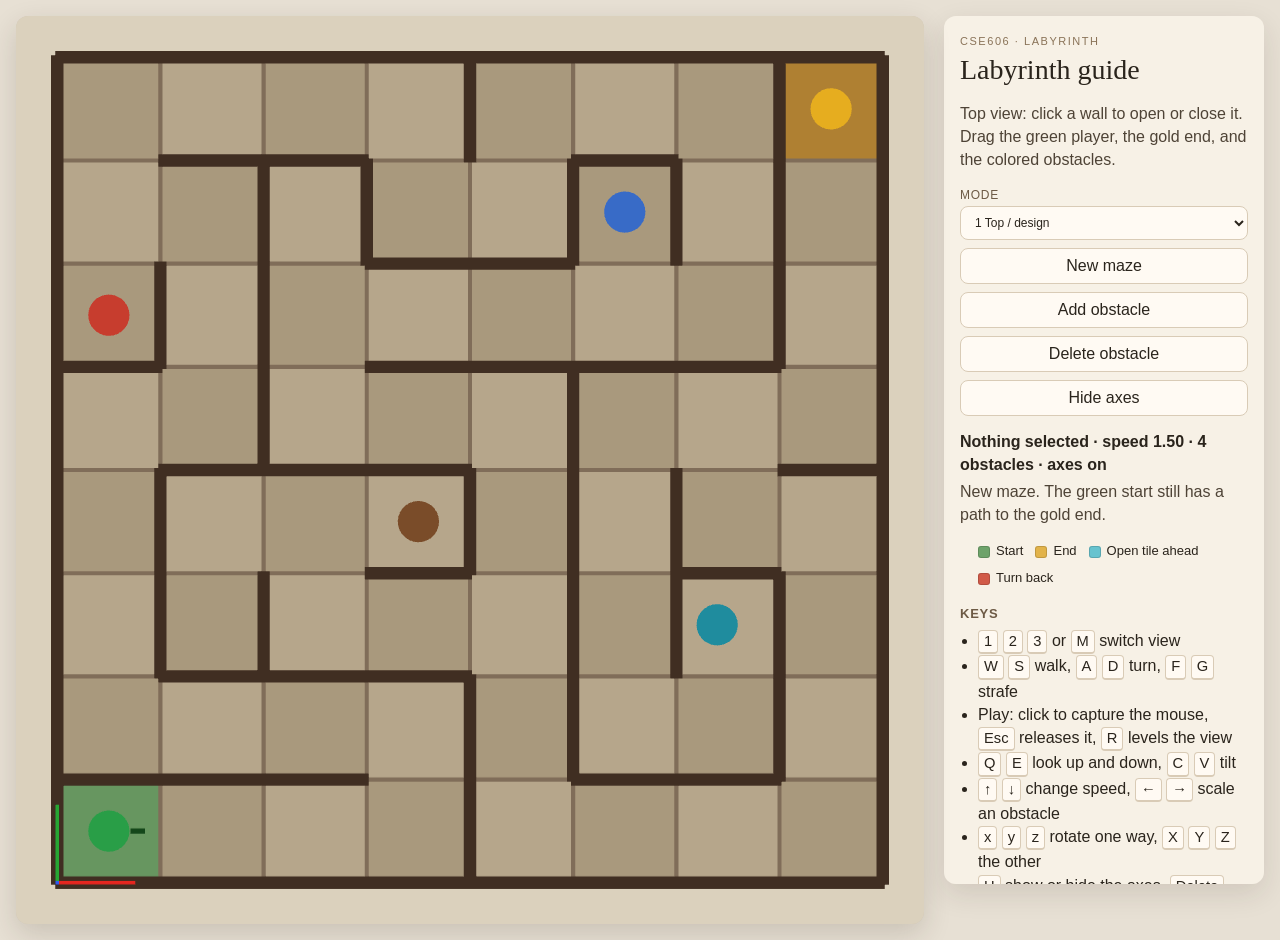
<file: index.html>
<!DOCTYPE html>
<html lang="en">
    <head>
        <meta charset="utf-8">
        <title>Labyrinth Builder - Unnath Chittimalla</title>
        <link rel="stylesheet" href="style.css">
    </head>
    <body>
        <div id="view">
            <canvas id="glCanvas" width="900" height="900"></canvas>
            <div id="crosshair" hidden></div>
        </div>
        <aside id="sidebar">
            <p class="eyebrow">CSE606 · labyrinth</p>
            <h2>Labyrinth guide</h2>
            <p id="modeHelp">Top view: click a wall to open or close it. Drag the green player, the gold end, and the colored obstacles.</p>
            <div id="controls">
                <label>Mode
                    <select id="modeSelect">
                        <option value="top">1 Top / design</option>
                        <option value="world">2 World / design</option>
                        <option value="play">3 Player / play</option>
                    </select>
                </label>
                <button id="newMaze" type="button">New maze</button>
                <button id="addObstacle" type="button">Add obstacle</button>
                <button id="deleteObstacle" type="button">Delete obstacle</button>
                <button id="axesToggle" type="button">Hide axes</button>
            </div>
            <p id="selectionText">Nothing selected</p>
            <p id="statusText">Generating the maze.</p>
            <ul id="legend">
                <li><span class="swatch start"></span> Start</li>
                <li><span class="swatch end"></span> End</li>
                <li><span class="swatch open"></span> Open tile ahead</li>
                <li><span class="swatch blocked"></span> Turn back</li>
            </ul>
            <h3>Keys</h3>
            <ul id="keys">
                <li><kbd>1</kbd> <kbd>2</kbd> <kbd>3</kbd> or <kbd>M</kbd> switch view</li>
                <li><kbd>W</kbd> <kbd>S</kbd> walk, <kbd>A</kbd> <kbd>D</kbd> turn, <kbd>F</kbd> <kbd>G</kbd> strafe</li>
                <li>Play: click to capture the mouse, <kbd>Esc</kbd> releases it, <kbd>R</kbd> levels the view</li>
                <li><kbd>Q</kbd> <kbd>E</kbd> look up and down, <kbd>C</kbd> <kbd>V</kbd> tilt</li>
                <li><kbd>↑</kbd> <kbd>↓</kbd> change speed, <kbd>←</kbd> <kbd>→</kbd> scale an obstacle</li>
                <li><kbd>x</kbd> <kbd>y</kbd> <kbd>z</kbd> rotate one way, <kbd>X</kbd> <kbd>Y</kbd> <kbd>Z</kbd> the other</li>
                <li><kbd>H</kbd> show or hide the axes, <kbd>Delete</kbd> removes an obstacle</li>
            </ul>
            <h3>Mouse</h3>
            <ul>
                <li>Left drag moves the selected object in a design view</li>
                <li>Right drag is the virtual trackball</li>
                <li>In world view, right drag on empty space orbits the camera</li>
                <li>In play view, click the maze and move the mouse to look. Esc releases it</li>
                <li>The wheel scales the selected obstacle, or changes speed while playing</li>
            </ul>
        </aside>

        <script id="vertex-shader" type="notjs">
            attribute vec3 a_position;
            attribute vec3 a_normal;
            uniform mat4 u_model;
            uniform mat4 u_view;
            uniform mat4 u_projection;
            uniform mat3 u_normalMatrix;
            varying vec3 v_normal;
            varying float v_depth;

            void main() {
                vec4 viewPosition = u_view * u_model * vec4(a_position, 1.0);
                gl_Position = u_projection * viewPosition;
                v_normal = u_normalMatrix * a_normal;
                v_depth = length(viewPosition.xyz);
            }
        </script>
        <script id="fragment-shader" type="notjs">
            precision mediump float;
            varying vec3 v_normal;
            varying float v_depth;
            uniform vec4 u_color;
            uniform float u_lit;
            uniform vec3 u_fogColor;
            uniform float u_fog;

            void main() {
                vec3 color = u_color.rgb;
                if (u_lit > 0.5) {
                    vec3 n = normalize(v_normal);
                    vec3 key = normalize(vec3(0.42, -0.18, 0.89));
                    vec3 fill = normalize(vec3(-0.55, 0.35, 0.45));
                    float shade = 0.34 + 0.52 * abs(dot(n, key)) + 0.16 * max(dot(n, fill), 0.0);
                    color *= shade;
                }
                float fog = clamp((v_depth - 4.0) * u_fog, 0.0, 0.62);
                color = mix(color, u_fogColor, fog);
                gl_FragColor = vec4(color, u_color.a);
            }
        </script>
        <script src="gl-matrix-min.js"></script>
        <script src="meshes.js"></script>
        <script src="main.js"></script>
    </body>
</html>
</file>
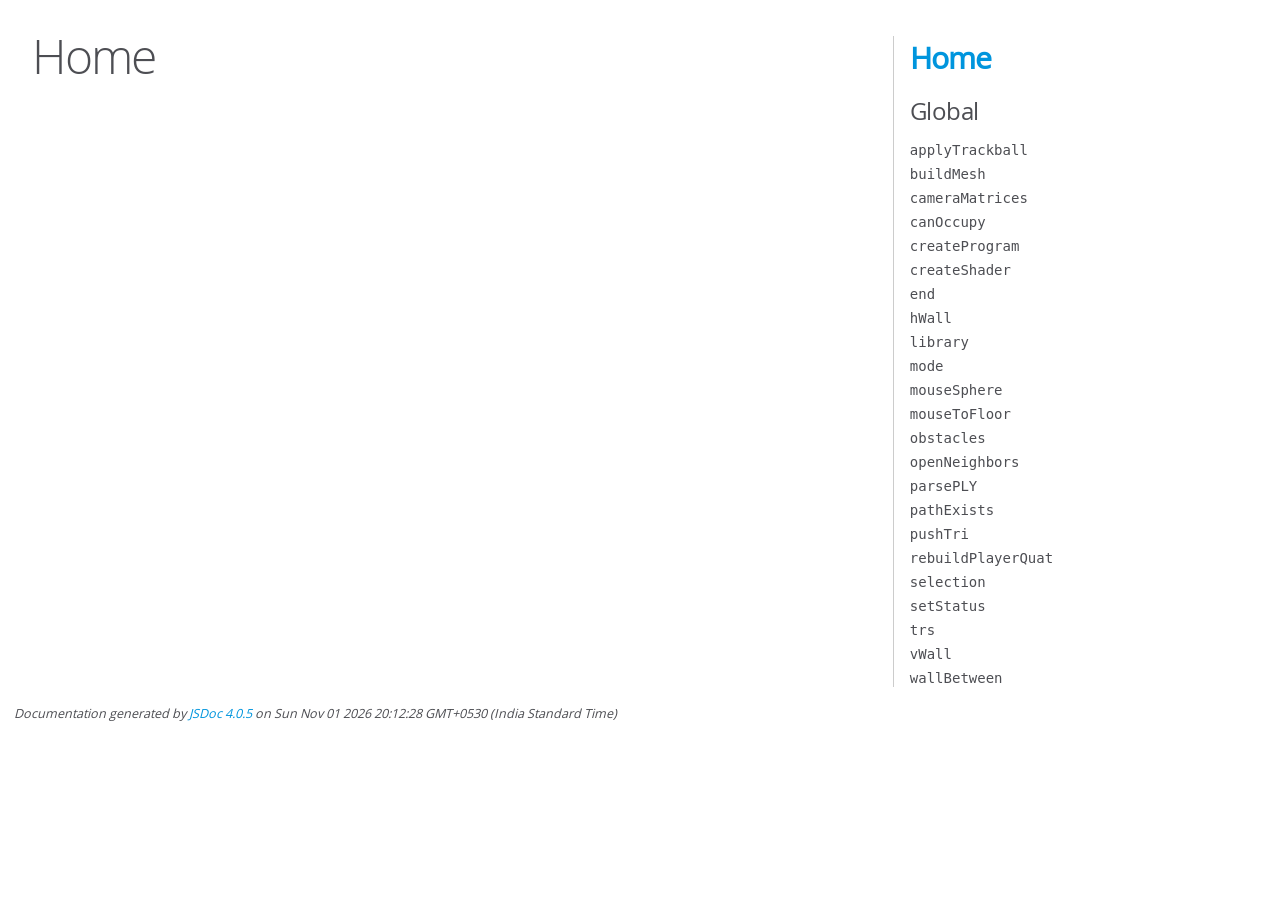
<file: docs/jsdoc/index.html>
<!DOCTYPE html>
<html lang="en">
<head>
    <meta charset="utf-8">
    <title>JSDoc: Home</title>

    <script src="scripts/prettify/prettify.js"> </script>
    <script src="scripts/prettify/lang-css.js"> </script>
    <!--[if lt IE 9]>
      <script src="//html5shiv.googlecode.com/svn/trunk/html5.js"></script>
    <![endif]-->
    <link type="text/css" rel="stylesheet" href="styles/prettify-tomorrow.css">
    <link type="text/css" rel="stylesheet" href="styles/jsdoc-default.css">
</head>

<body>

<div id="main">

    <h1 class="page-title">Home</h1>

    



    


    <h3> </h3>










    









</div>

<nav>
    <h2><a href="index.html">Home</a></h2><h3>Global</h3><ul><li><a href="global.html#applyTrackball">applyTrackball</a></li><li><a href="global.html#buildMesh">buildMesh</a></li><li><a href="global.html#cameraMatrices">cameraMatrices</a></li><li><a href="global.html#canOccupy">canOccupy</a></li><li><a href="global.html#createProgram">createProgram</a></li><li><a href="global.html#createShader">createShader</a></li><li><a href="global.html#end">end</a></li><li><a href="global.html#hWall">hWall</a></li><li><a href="global.html#library">library</a></li><li><a href="global.html#mode">mode</a></li><li><a href="global.html#mouseSphere">mouseSphere</a></li><li><a href="global.html#mouseToFloor">mouseToFloor</a></li><li><a href="global.html#obstacles">obstacles</a></li><li><a href="global.html#openNeighbors">openNeighbors</a></li><li><a href="global.html#parsePLY">parsePLY</a></li><li><a href="global.html#pathExists">pathExists</a></li><li><a href="global.html#pushTri">pushTri</a></li><li><a href="global.html#rebuildPlayerQuat">rebuildPlayerQuat</a></li><li><a href="global.html#selection">selection</a></li><li><a href="global.html#setStatus">setStatus</a></li><li><a href="global.html#trs">trs</a></li><li><a href="global.html#vWall">vWall</a></li><li><a href="global.html#wallBetween">wallBetween</a></li></ul>
</nav>

<br class="clear">

<footer>
    Documentation generated by <a href="https://github.com/jsdoc/jsdoc">JSDoc 4.0.5</a> on Sun Nov 01 2026 20:12:28 GMT+0530 (India Standard Time)
</footer>

<script> prettyPrint(); </script>
<script src="scripts/linenumber.js"> </script>
</body>
</html>
</file>
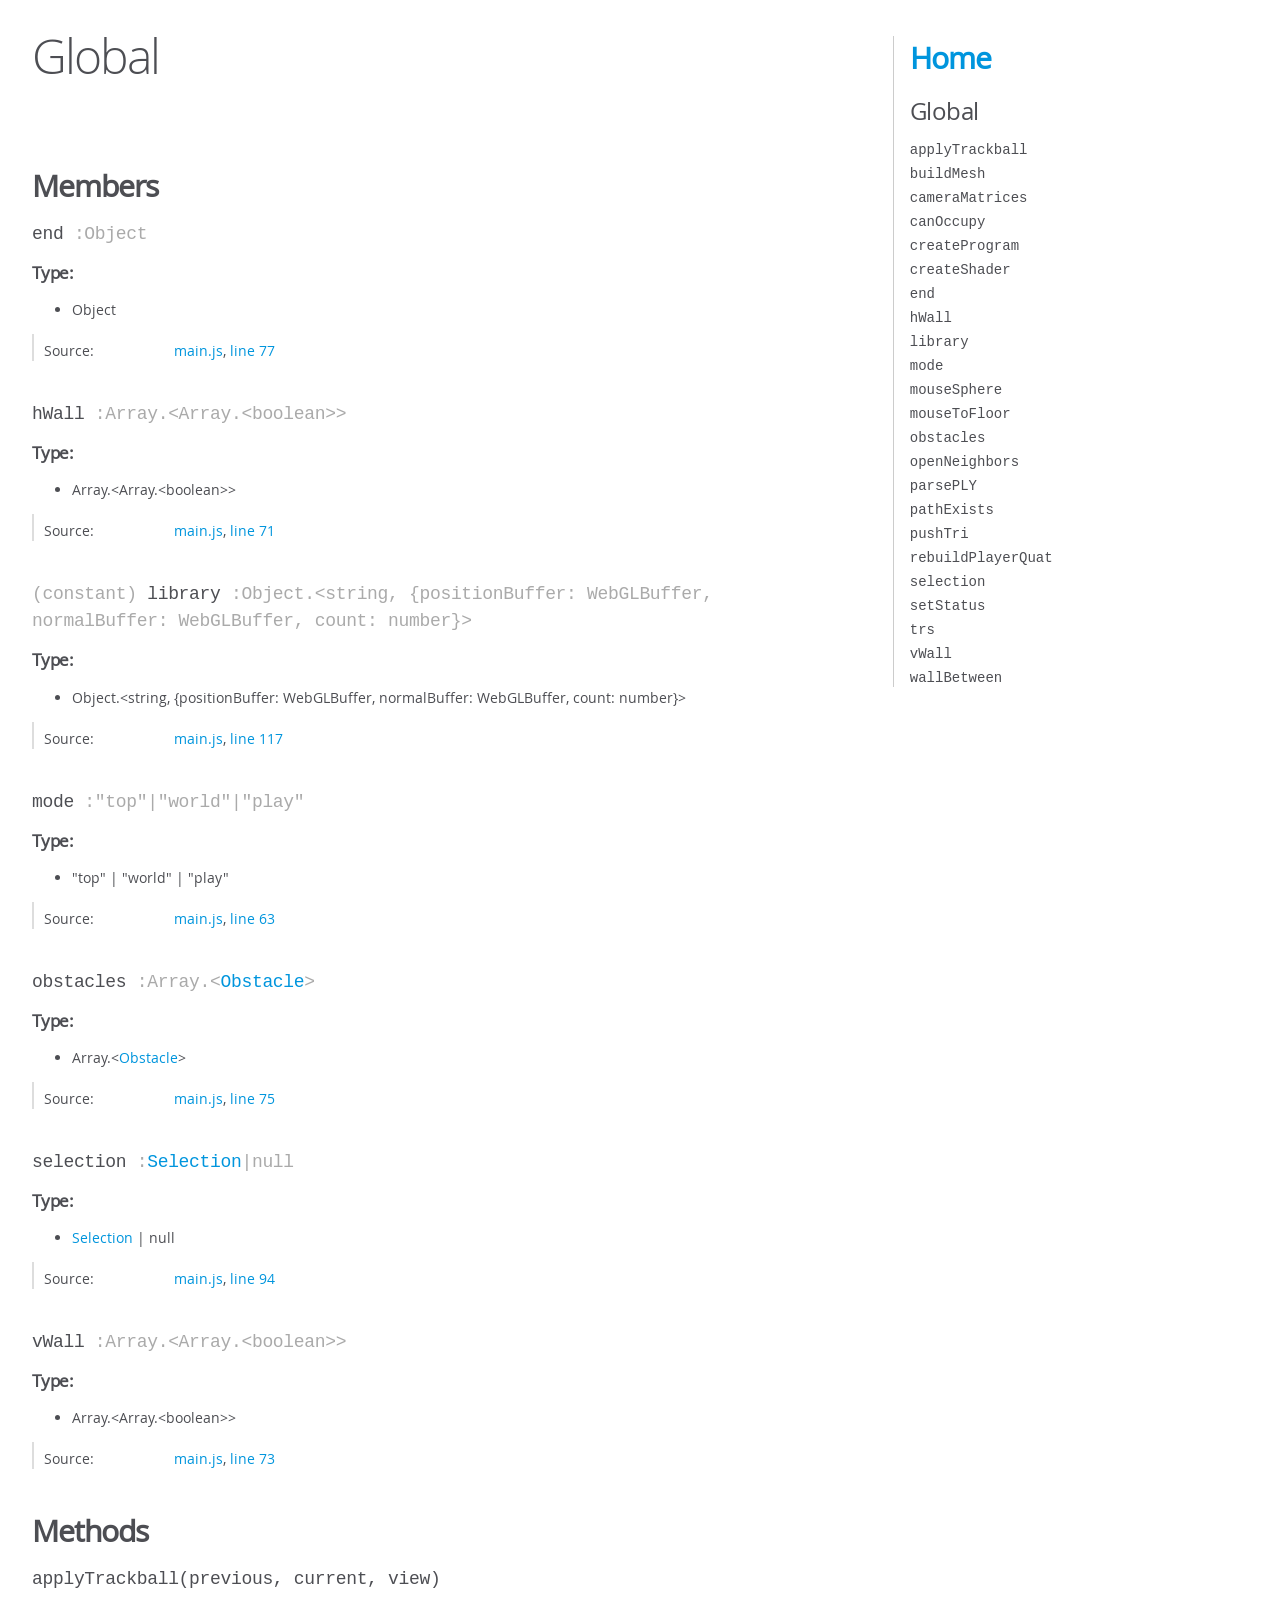
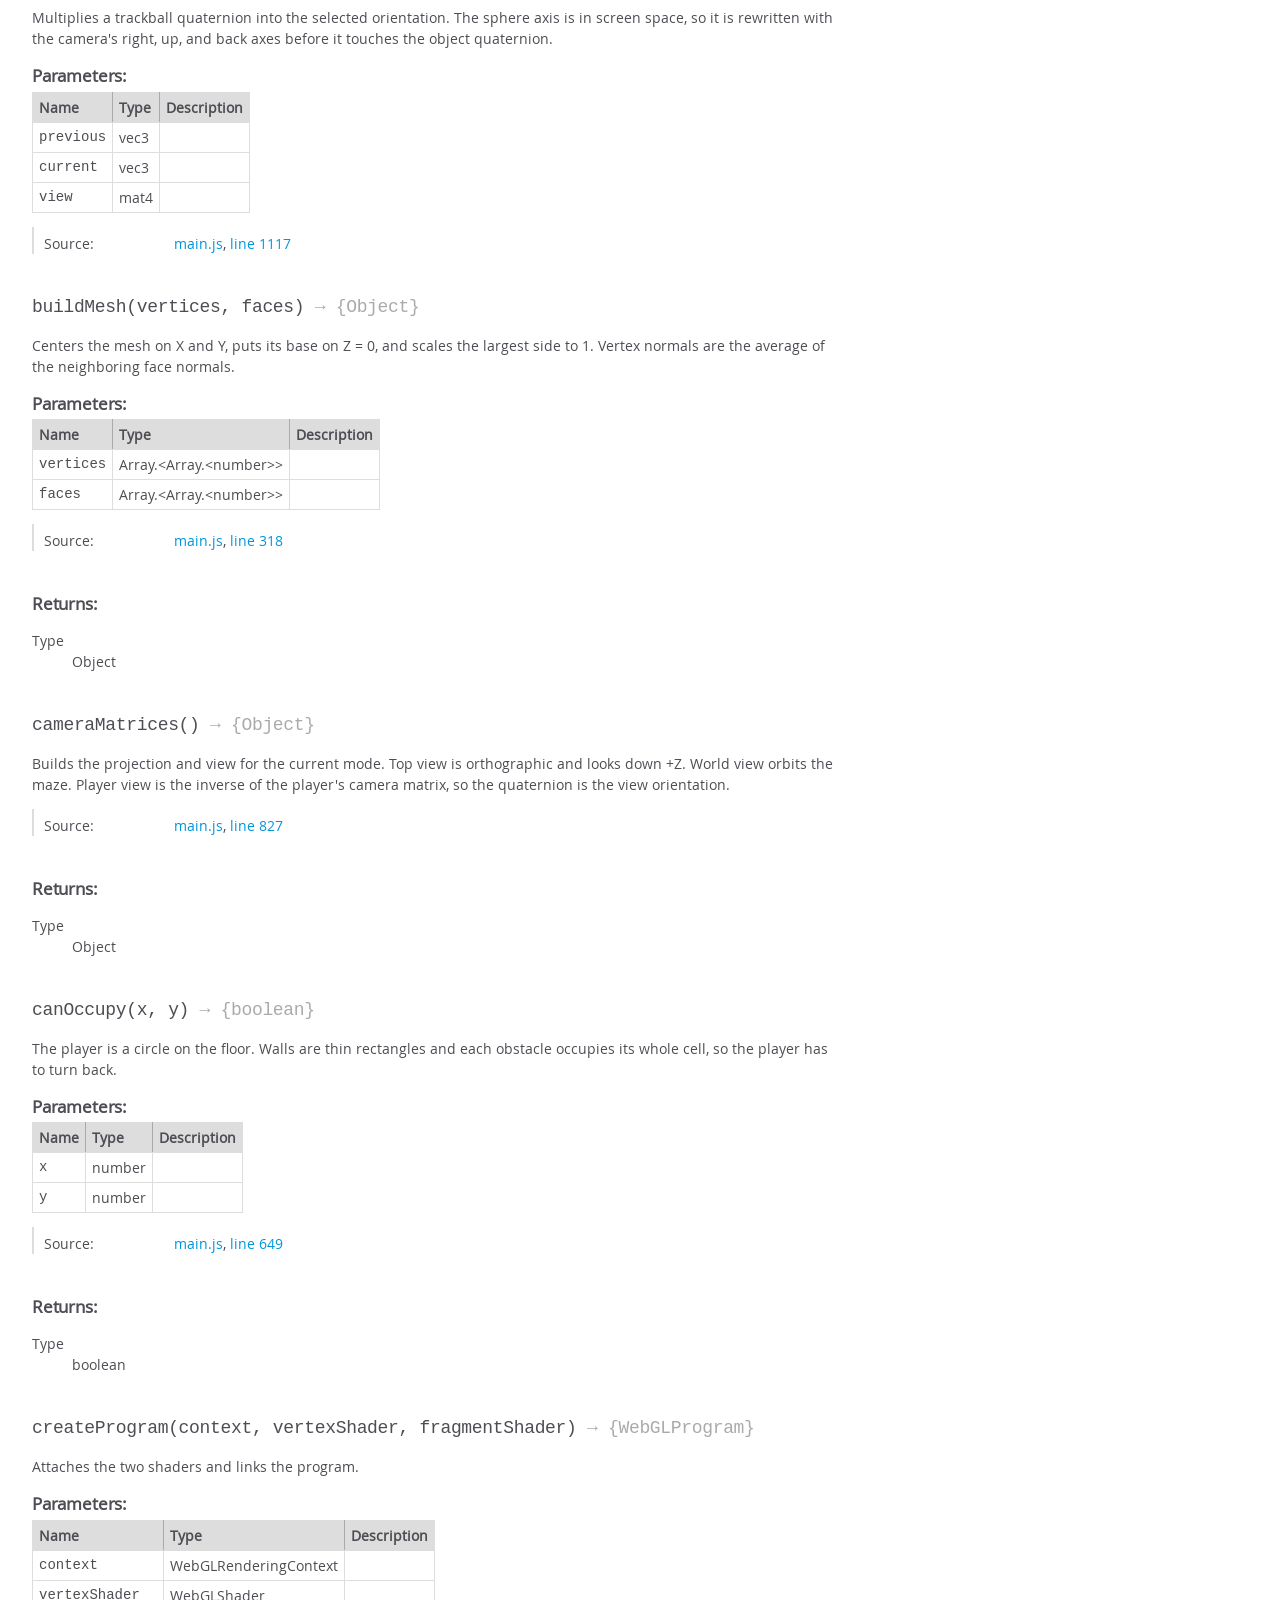
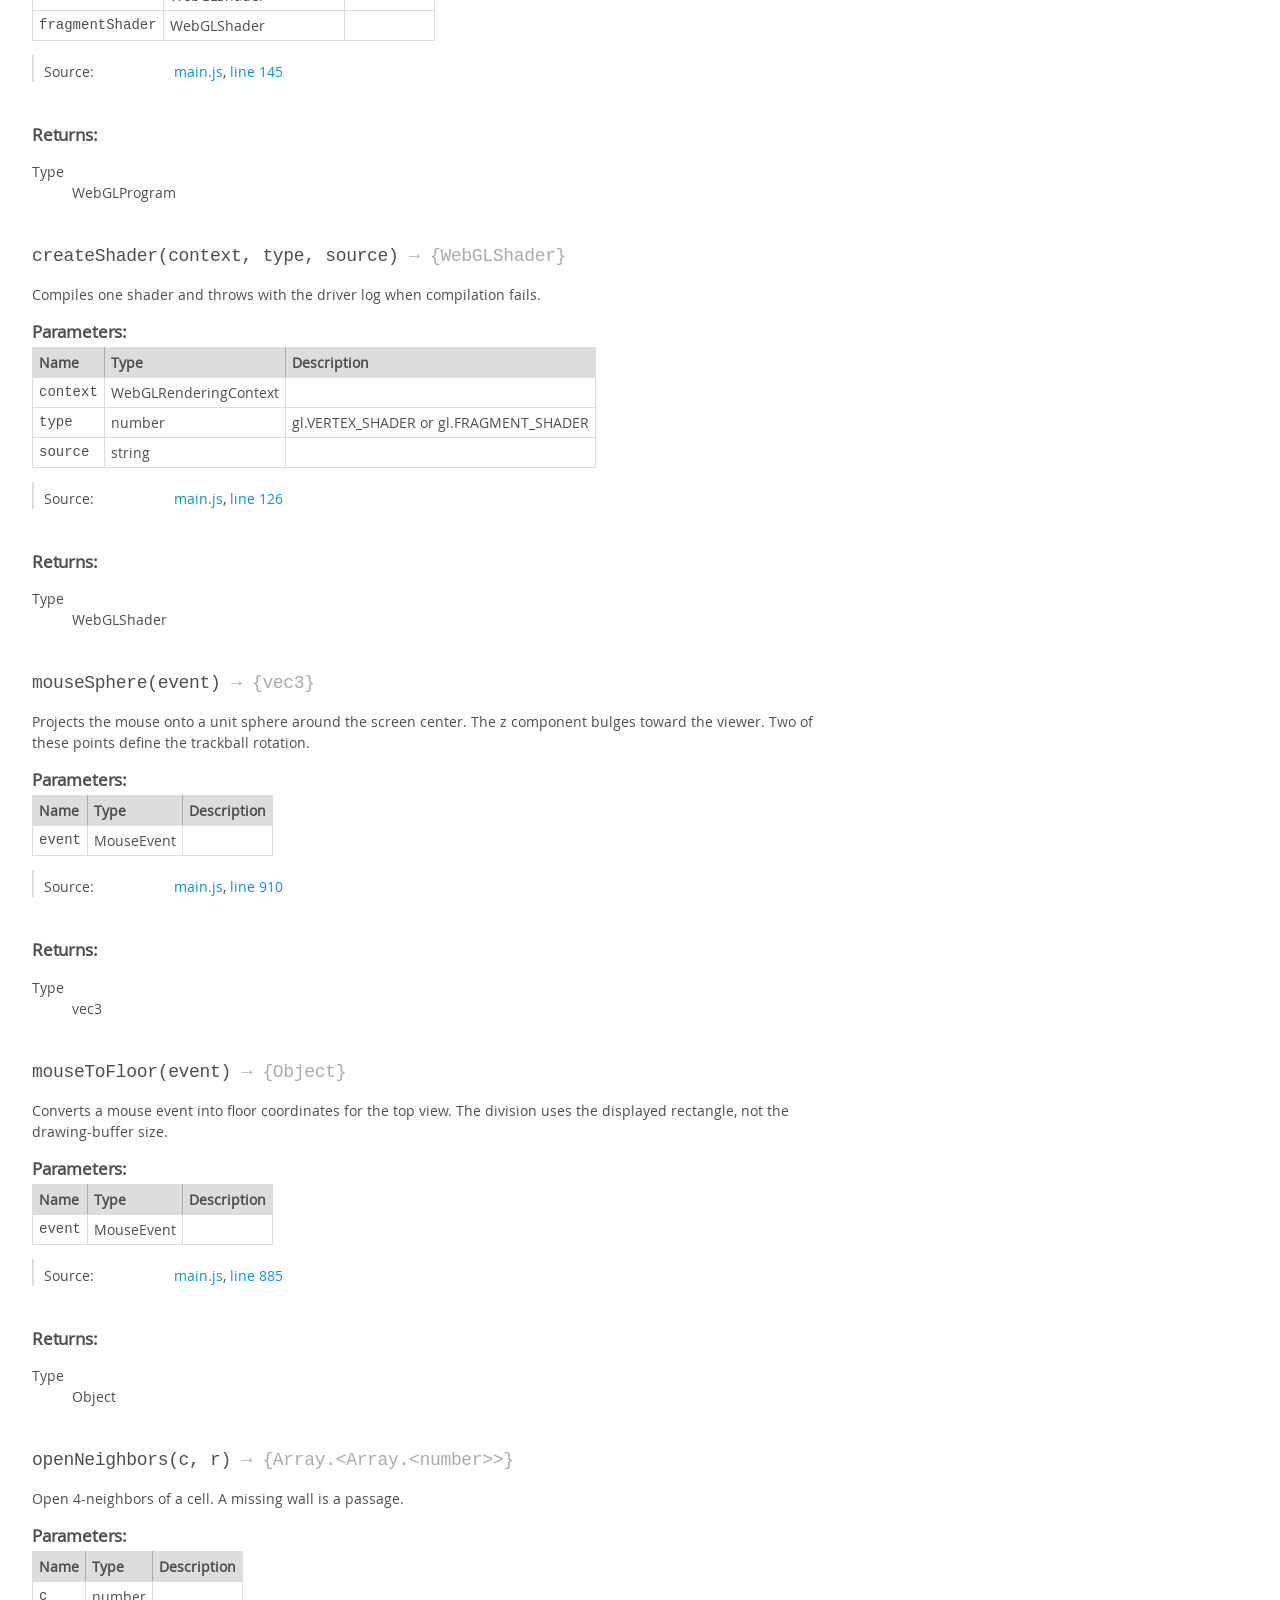
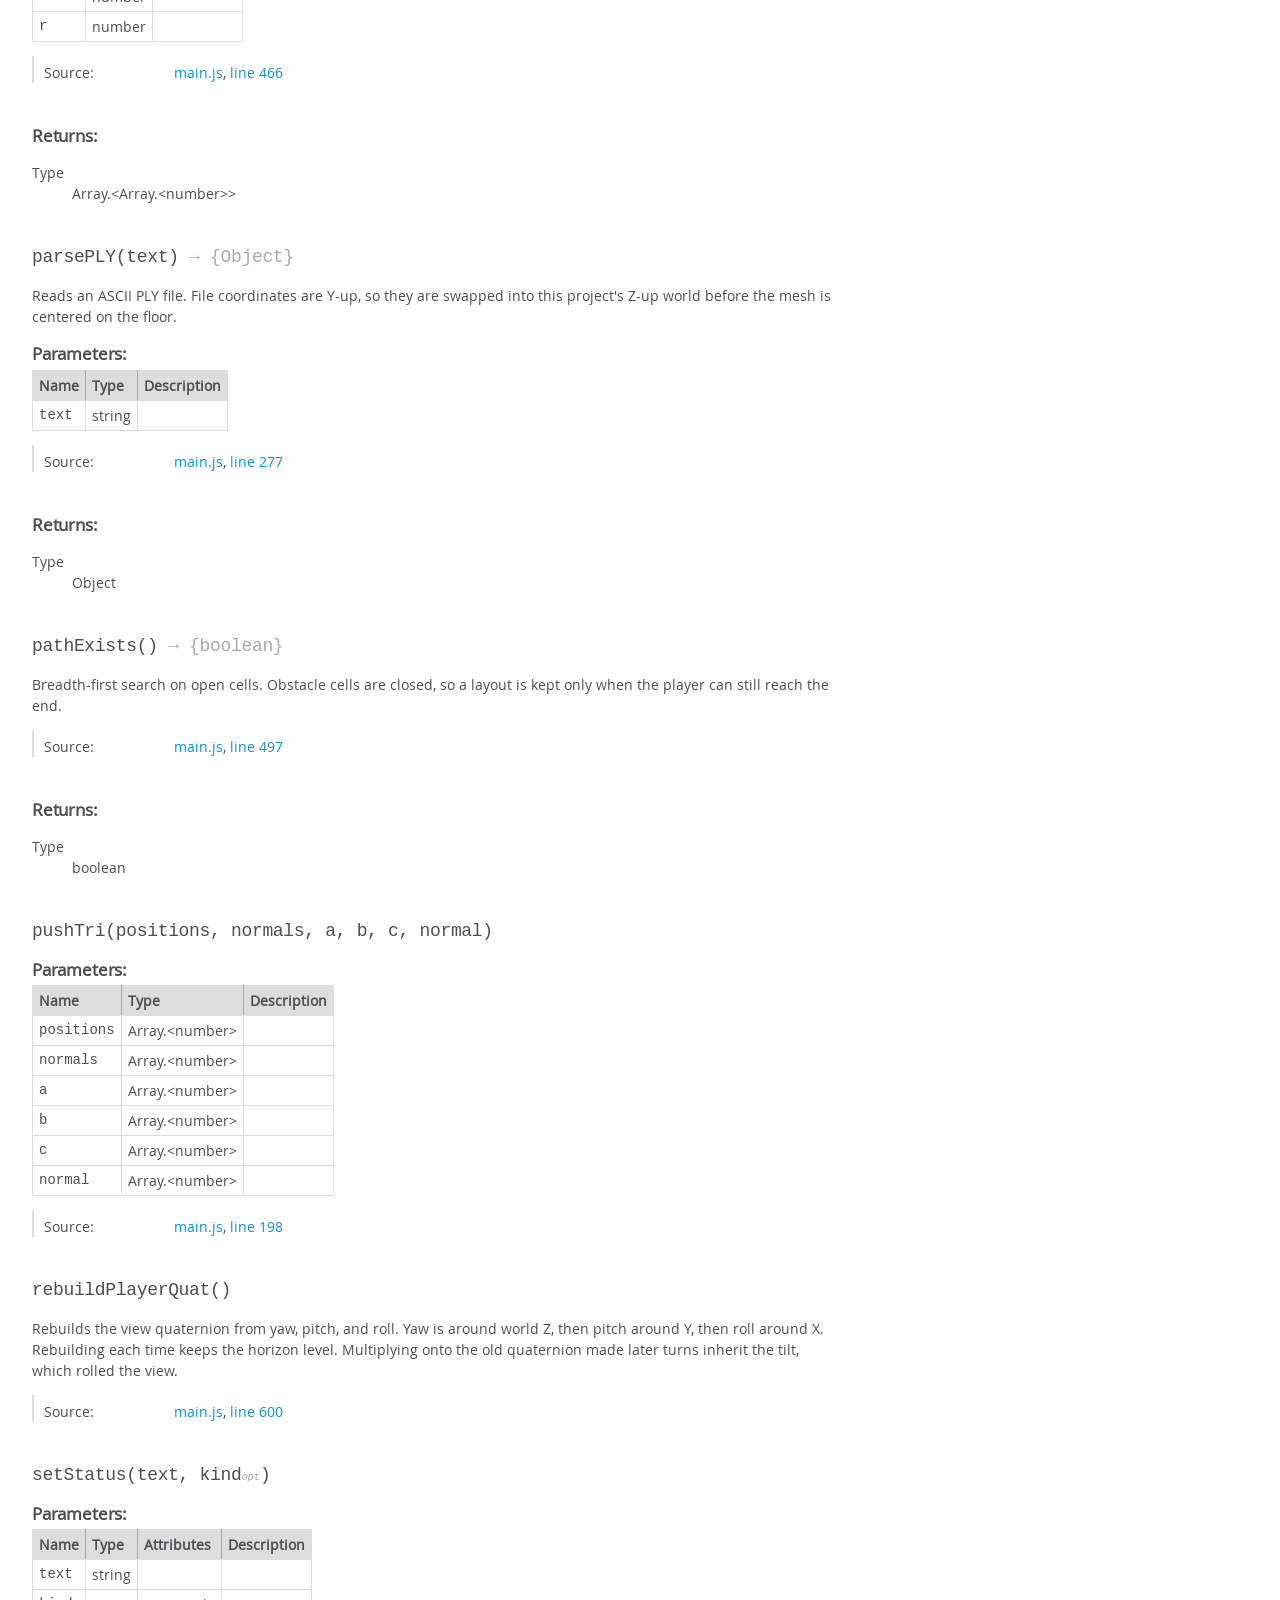
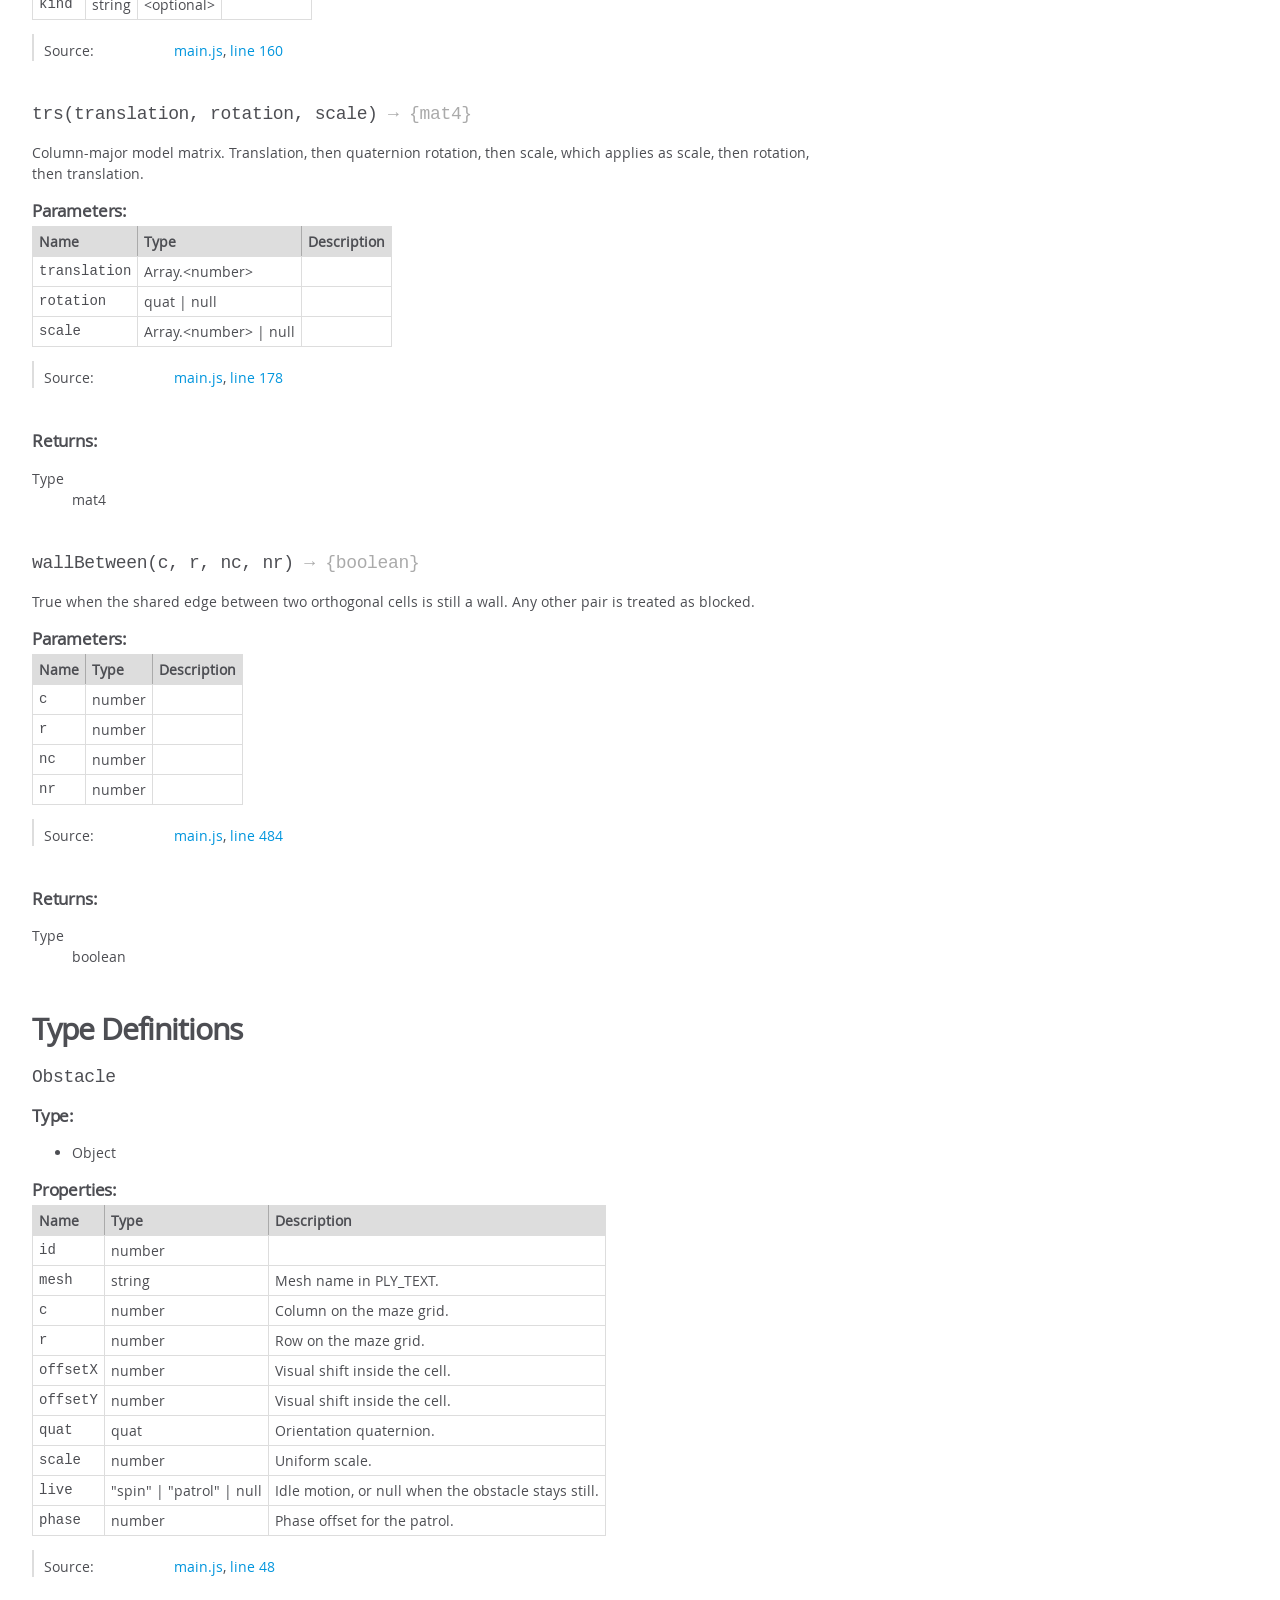
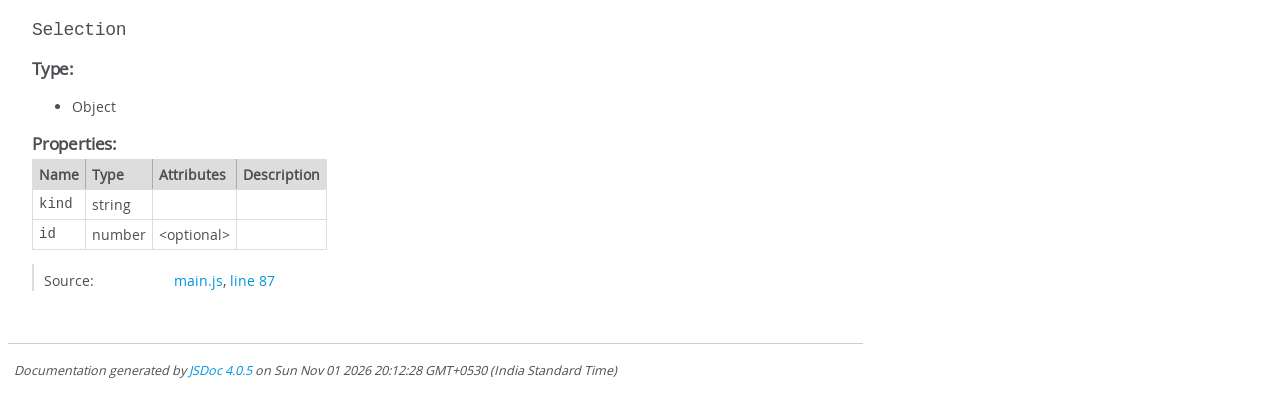
<file: docs/jsdoc/global.html>
<!DOCTYPE html>
<html lang="en">
<head>
    <meta charset="utf-8">
    <title>JSDoc: Global</title>

    <script src="scripts/prettify/prettify.js"> </script>
    <script src="scripts/prettify/lang-css.js"> </script>
    <!--[if lt IE 9]>
      <script src="//html5shiv.googlecode.com/svn/trunk/html5.js"></script>
    <![endif]-->
    <link type="text/css" rel="stylesheet" href="styles/prettify-tomorrow.css">
    <link type="text/css" rel="stylesheet" href="styles/jsdoc-default.css">
</head>

<body>

<div id="main">

    <h1 class="page-title">Global</h1>

    




<section>

<header>
    
        <h2></h2>
        
    
</header>

<article>
    <div class="container-overview">
    
        

        


<dl class="details">

    

    

    

    

    

    

    

    

    

    

    

    

    

    

    

    
</dl>


        
    
    </div>

    

    

    

    

    

    

    
        <h3 class="subsection-title">Members</h3>

        
            
<h4 class="name" id="end"><span class="type-signature"></span>end<span class="type-signature"> :Object</span></h4>






    <h5>Type:</h5>
    <ul>
        <li>
            
<span class="param-type">Object</span>


        </li>
    </ul>





<dl class="details">

    

    

    

    

    

    

    

    

    

    

    

    

    
    <dt class="tag-source">Source:</dt>
    <dd class="tag-source"><ul class="dummy"><li>
        <a href="main.js.html">main.js</a>, <a href="main.js.html#line77">line 77</a>
    </li></ul></dd>
    

    

    

    
</dl>






        
            
<h4 class="name" id="hWall"><span class="type-signature"></span>hWall<span class="type-signature"> :Array.&lt;Array.&lt;boolean>></span></h4>






    <h5>Type:</h5>
    <ul>
        <li>
            
<span class="param-type">Array.&lt;Array.&lt;boolean>></span>


        </li>
    </ul>





<dl class="details">

    

    

    

    

    

    

    

    

    

    

    

    

    
    <dt class="tag-source">Source:</dt>
    <dd class="tag-source"><ul class="dummy"><li>
        <a href="main.js.html">main.js</a>, <a href="main.js.html#line71">line 71</a>
    </li></ul></dd>
    

    

    

    
</dl>






        
            
<h4 class="name" id="library"><span class="type-signature">(constant) </span>library<span class="type-signature"> :Object.&lt;string, {positionBuffer: WebGLBuffer, normalBuffer: WebGLBuffer, count: number}></span></h4>






    <h5>Type:</h5>
    <ul>
        <li>
            
<span class="param-type">Object.&lt;string, {positionBuffer: WebGLBuffer, normalBuffer: WebGLBuffer, count: number}></span>


        </li>
    </ul>





<dl class="details">

    

    

    

    

    

    

    

    

    

    

    

    

    
    <dt class="tag-source">Source:</dt>
    <dd class="tag-source"><ul class="dummy"><li>
        <a href="main.js.html">main.js</a>, <a href="main.js.html#line117">line 117</a>
    </li></ul></dd>
    

    

    

    
</dl>






        
            
<h4 class="name" id="mode"><span class="type-signature"></span>mode<span class="type-signature"> :"top"|"world"|"play"</span></h4>






    <h5>Type:</h5>
    <ul>
        <li>
            
<span class="param-type">"top"</span>
|

<span class="param-type">"world"</span>
|

<span class="param-type">"play"</span>


        </li>
    </ul>





<dl class="details">

    

    

    

    

    

    

    

    

    

    

    

    

    
    <dt class="tag-source">Source:</dt>
    <dd class="tag-source"><ul class="dummy"><li>
        <a href="main.js.html">main.js</a>, <a href="main.js.html#line63">line 63</a>
    </li></ul></dd>
    

    

    

    
</dl>






        
            
<h4 class="name" id="obstacles"><span class="type-signature"></span>obstacles<span class="type-signature"> :Array.&lt;<a href="global.html#Obstacle">Obstacle</a>></span></h4>






    <h5>Type:</h5>
    <ul>
        <li>
            
<span class="param-type">Array.&lt;<a href="global.html#Obstacle">Obstacle</a>></span>


        </li>
    </ul>





<dl class="details">

    

    

    

    

    

    

    

    

    

    

    

    

    
    <dt class="tag-source">Source:</dt>
    <dd class="tag-source"><ul class="dummy"><li>
        <a href="main.js.html">main.js</a>, <a href="main.js.html#line75">line 75</a>
    </li></ul></dd>
    

    

    

    
</dl>






        
            
<h4 class="name" id="selection"><span class="type-signature"></span>selection<span class="type-signature"> :<a href="global.html#Selection">Selection</a>|null</span></h4>






    <h5>Type:</h5>
    <ul>
        <li>
            
<span class="param-type"><a href="global.html#Selection">Selection</a></span>
|

<span class="param-type">null</span>


        </li>
    </ul>





<dl class="details">

    

    

    

    

    

    

    

    

    

    

    

    

    
    <dt class="tag-source">Source:</dt>
    <dd class="tag-source"><ul class="dummy"><li>
        <a href="main.js.html">main.js</a>, <a href="main.js.html#line94">line 94</a>
    </li></ul></dd>
    

    

    

    
</dl>






        
            
<h4 class="name" id="vWall"><span class="type-signature"></span>vWall<span class="type-signature"> :Array.&lt;Array.&lt;boolean>></span></h4>






    <h5>Type:</h5>
    <ul>
        <li>
            
<span class="param-type">Array.&lt;Array.&lt;boolean>></span>


        </li>
    </ul>





<dl class="details">

    

    

    

    

    

    

    

    

    

    

    

    

    
    <dt class="tag-source">Source:</dt>
    <dd class="tag-source"><ul class="dummy"><li>
        <a href="main.js.html">main.js</a>, <a href="main.js.html#line73">line 73</a>
    </li></ul></dd>
    

    

    

    
</dl>






        
    

    
        <h3 class="subsection-title">Methods</h3>

        
            

    

    
    <h4 class="name" id="applyTrackball"><span class="type-signature"></span>applyTrackball<span class="signature">(previous, current, view)</span><span class="type-signature"></span></h4>
    

    



<div class="description">
    Multiplies a trackball quaternion into the selected orientation.The sphere axis is in screen space, so it is rewritten with the camera'sright, up, and back axes before it touches the object quaternion.
</div>









    <h5>Parameters:</h5>
    

<table class="params">
    <thead>
    <tr>
        
        <th>Name</th>
        

        <th>Type</th>

        

        

        <th class="last">Description</th>
    </tr>
    </thead>

    <tbody>
    

        <tr>
            
                <td class="name"><code>previous</code></td>
            

            <td class="type">
            
                
<span class="param-type">vec3</span>


            
            </td>

            

            

            <td class="description last"></td>
        </tr>

    

        <tr>
            
                <td class="name"><code>current</code></td>
            

            <td class="type">
            
                
<span class="param-type">vec3</span>


            
            </td>

            

            

            <td class="description last"></td>
        </tr>

    

        <tr>
            
                <td class="name"><code>view</code></td>
            

            <td class="type">
            
                
<span class="param-type">mat4</span>


            
            </td>

            

            

            <td class="description last"></td>
        </tr>

    
    </tbody>
</table>






<dl class="details">

    

    

    

    

    

    

    

    

    

    

    

    

    
    <dt class="tag-source">Source:</dt>
    <dd class="tag-source"><ul class="dummy"><li>
        <a href="main.js.html">main.js</a>, <a href="main.js.html#line1117">line 1117</a>
    </li></ul></dd>
    

    

    

    
</dl>




















        
            

    

    
    <h4 class="name" id="buildMesh"><span class="type-signature"></span>buildMesh<span class="signature">(vertices, faces)</span><span class="type-signature"> &rarr; {Object}</span></h4>
    

    



<div class="description">
    Centers the mesh on X and Y, puts its base on Z = 0, and scales the largestside to 1. Vertex normals are the average of the neighboring face normals.
</div>









    <h5>Parameters:</h5>
    

<table class="params">
    <thead>
    <tr>
        
        <th>Name</th>
        

        <th>Type</th>

        

        

        <th class="last">Description</th>
    </tr>
    </thead>

    <tbody>
    

        <tr>
            
                <td class="name"><code>vertices</code></td>
            

            <td class="type">
            
                
<span class="param-type">Array.&lt;Array.&lt;number>></span>


            
            </td>

            

            

            <td class="description last"></td>
        </tr>

    

        <tr>
            
                <td class="name"><code>faces</code></td>
            

            <td class="type">
            
                
<span class="param-type">Array.&lt;Array.&lt;number>></span>


            
            </td>

            

            

            <td class="description last"></td>
        </tr>

    
    </tbody>
</table>






<dl class="details">

    

    

    

    

    

    

    

    

    

    

    

    

    
    <dt class="tag-source">Source:</dt>
    <dd class="tag-source"><ul class="dummy"><li>
        <a href="main.js.html">main.js</a>, <a href="main.js.html#line318">line 318</a>
    </li></ul></dd>
    

    

    

    
</dl>















<h5>Returns:</h5>

        


<dl>
    <dt>
        Type
    </dt>
    <dd>
        
<span class="param-type">Object</span>


    </dd>
</dl>

    





        
            

    

    
    <h4 class="name" id="cameraMatrices"><span class="type-signature"></span>cameraMatrices<span class="signature">()</span><span class="type-signature"> &rarr; {Object}</span></h4>
    

    



<div class="description">
    Builds the projection and view for the current mode.Top view is orthographic and looks down +Z. World view orbits the maze.Player view is the inverse of the player's camera matrix, so the quaternionis the view orientation.
</div>













<dl class="details">

    

    

    

    

    

    

    

    

    

    

    

    

    
    <dt class="tag-source">Source:</dt>
    <dd class="tag-source"><ul class="dummy"><li>
        <a href="main.js.html">main.js</a>, <a href="main.js.html#line827">line 827</a>
    </li></ul></dd>
    

    

    

    
</dl>















<h5>Returns:</h5>

        


<dl>
    <dt>
        Type
    </dt>
    <dd>
        
<span class="param-type">Object</span>


    </dd>
</dl>

    





        
            

    

    
    <h4 class="name" id="canOccupy"><span class="type-signature"></span>canOccupy<span class="signature">(x, y)</span><span class="type-signature"> &rarr; {boolean}</span></h4>
    

    



<div class="description">
    The player is a circle on the floor. Walls are thin rectangles and eachobstacle occupies its whole cell, so the player has to turn back.
</div>









    <h5>Parameters:</h5>
    

<table class="params">
    <thead>
    <tr>
        
        <th>Name</th>
        

        <th>Type</th>

        

        

        <th class="last">Description</th>
    </tr>
    </thead>

    <tbody>
    

        <tr>
            
                <td class="name"><code>x</code></td>
            

            <td class="type">
            
                
<span class="param-type">number</span>


            
            </td>

            

            

            <td class="description last"></td>
        </tr>

    

        <tr>
            
                <td class="name"><code>y</code></td>
            

            <td class="type">
            
                
<span class="param-type">number</span>


            
            </td>

            

            

            <td class="description last"></td>
        </tr>

    
    </tbody>
</table>






<dl class="details">

    

    

    

    

    

    

    

    

    

    

    

    

    
    <dt class="tag-source">Source:</dt>
    <dd class="tag-source"><ul class="dummy"><li>
        <a href="main.js.html">main.js</a>, <a href="main.js.html#line649">line 649</a>
    </li></ul></dd>
    

    

    

    
</dl>















<h5>Returns:</h5>

        


<dl>
    <dt>
        Type
    </dt>
    <dd>
        
<span class="param-type">boolean</span>


    </dd>
</dl>

    





        
            

    

    
    <h4 class="name" id="createProgram"><span class="type-signature"></span>createProgram<span class="signature">(context, vertexShader, fragmentShader)</span><span class="type-signature"> &rarr; {WebGLProgram}</span></h4>
    

    



<div class="description">
    Attaches the two shaders and links the program.
</div>









    <h5>Parameters:</h5>
    

<table class="params">
    <thead>
    <tr>
        
        <th>Name</th>
        

        <th>Type</th>

        

        

        <th class="last">Description</th>
    </tr>
    </thead>

    <tbody>
    

        <tr>
            
                <td class="name"><code>context</code></td>
            

            <td class="type">
            
                
<span class="param-type">WebGLRenderingContext</span>


            
            </td>

            

            

            <td class="description last"></td>
        </tr>

    

        <tr>
            
                <td class="name"><code>vertexShader</code></td>
            

            <td class="type">
            
                
<span class="param-type">WebGLShader</span>


            
            </td>

            

            

            <td class="description last"></td>
        </tr>

    

        <tr>
            
                <td class="name"><code>fragmentShader</code></td>
            

            <td class="type">
            
                
<span class="param-type">WebGLShader</span>


            
            </td>

            

            

            <td class="description last"></td>
        </tr>

    
    </tbody>
</table>






<dl class="details">

    

    

    

    

    

    

    

    

    

    

    

    

    
    <dt class="tag-source">Source:</dt>
    <dd class="tag-source"><ul class="dummy"><li>
        <a href="main.js.html">main.js</a>, <a href="main.js.html#line145">line 145</a>
    </li></ul></dd>
    

    

    

    
</dl>















<h5>Returns:</h5>

        


<dl>
    <dt>
        Type
    </dt>
    <dd>
        
<span class="param-type">WebGLProgram</span>


    </dd>
</dl>

    





        
            

    

    
    <h4 class="name" id="createShader"><span class="type-signature"></span>createShader<span class="signature">(context, type, source)</span><span class="type-signature"> &rarr; {WebGLShader}</span></h4>
    

    



<div class="description">
    Compiles one shader and throws with the driver log when compilation fails.
</div>









    <h5>Parameters:</h5>
    

<table class="params">
    <thead>
    <tr>
        
        <th>Name</th>
        

        <th>Type</th>

        

        

        <th class="last">Description</th>
    </tr>
    </thead>

    <tbody>
    

        <tr>
            
                <td class="name"><code>context</code></td>
            

            <td class="type">
            
                
<span class="param-type">WebGLRenderingContext</span>


            
            </td>

            

            

            <td class="description last"></td>
        </tr>

    

        <tr>
            
                <td class="name"><code>type</code></td>
            

            <td class="type">
            
                
<span class="param-type">number</span>


            
            </td>

            

            

            <td class="description last">gl.VERTEX_SHADER or gl.FRAGMENT_SHADER</td>
        </tr>

    

        <tr>
            
                <td class="name"><code>source</code></td>
            

            <td class="type">
            
                
<span class="param-type">string</span>


            
            </td>

            

            

            <td class="description last"></td>
        </tr>

    
    </tbody>
</table>






<dl class="details">

    

    

    

    

    

    

    

    

    

    

    

    

    
    <dt class="tag-source">Source:</dt>
    <dd class="tag-source"><ul class="dummy"><li>
        <a href="main.js.html">main.js</a>, <a href="main.js.html#line126">line 126</a>
    </li></ul></dd>
    

    

    

    
</dl>















<h5>Returns:</h5>

        


<dl>
    <dt>
        Type
    </dt>
    <dd>
        
<span class="param-type">WebGLShader</span>


    </dd>
</dl>

    





        
            

    

    
    <h4 class="name" id="mouseSphere"><span class="type-signature"></span>mouseSphere<span class="signature">(event)</span><span class="type-signature"> &rarr; {vec3}</span></h4>
    

    



<div class="description">
    Projects the mouse onto a unit sphere around the screen center.The z component bulges toward the viewer. Two of these points define thetrackball rotation.
</div>









    <h5>Parameters:</h5>
    

<table class="params">
    <thead>
    <tr>
        
        <th>Name</th>
        

        <th>Type</th>

        

        

        <th class="last">Description</th>
    </tr>
    </thead>

    <tbody>
    

        <tr>
            
                <td class="name"><code>event</code></td>
            

            <td class="type">
            
                
<span class="param-type">MouseEvent</span>


            
            </td>

            

            

            <td class="description last"></td>
        </tr>

    
    </tbody>
</table>






<dl class="details">

    

    

    

    

    

    

    

    

    

    

    

    

    
    <dt class="tag-source">Source:</dt>
    <dd class="tag-source"><ul class="dummy"><li>
        <a href="main.js.html">main.js</a>, <a href="main.js.html#line910">line 910</a>
    </li></ul></dd>
    

    

    

    
</dl>















<h5>Returns:</h5>

        


<dl>
    <dt>
        Type
    </dt>
    <dd>
        
<span class="param-type">vec3</span>


    </dd>
</dl>

    





        
            

    

    
    <h4 class="name" id="mouseToFloor"><span class="type-signature"></span>mouseToFloor<span class="signature">(event)</span><span class="type-signature"> &rarr; {Object}</span></h4>
    

    



<div class="description">
    Converts a mouse event into floor coordinates for the top view.The division uses the displayed rectangle, not the drawing-buffer size.
</div>









    <h5>Parameters:</h5>
    

<table class="params">
    <thead>
    <tr>
        
        <th>Name</th>
        

        <th>Type</th>

        

        

        <th class="last">Description</th>
    </tr>
    </thead>

    <tbody>
    

        <tr>
            
                <td class="name"><code>event</code></td>
            

            <td class="type">
            
                
<span class="param-type">MouseEvent</span>


            
            </td>

            

            

            <td class="description last"></td>
        </tr>

    
    </tbody>
</table>






<dl class="details">

    

    

    

    

    

    

    

    

    

    

    

    

    
    <dt class="tag-source">Source:</dt>
    <dd class="tag-source"><ul class="dummy"><li>
        <a href="main.js.html">main.js</a>, <a href="main.js.html#line885">line 885</a>
    </li></ul></dd>
    

    

    

    
</dl>















<h5>Returns:</h5>

        


<dl>
    <dt>
        Type
    </dt>
    <dd>
        
<span class="param-type">Object</span>


    </dd>
</dl>

    





        
            

    

    
    <h4 class="name" id="openNeighbors"><span class="type-signature"></span>openNeighbors<span class="signature">(c, r)</span><span class="type-signature"> &rarr; {Array.&lt;Array.&lt;number>>}</span></h4>
    

    



<div class="description">
    Open 4-neighbors of a cell. A missing wall is a passage.
</div>









    <h5>Parameters:</h5>
    

<table class="params">
    <thead>
    <tr>
        
        <th>Name</th>
        

        <th>Type</th>

        

        

        <th class="last">Description</th>
    </tr>
    </thead>

    <tbody>
    

        <tr>
            
                <td class="name"><code>c</code></td>
            

            <td class="type">
            
                
<span class="param-type">number</span>


            
            </td>

            

            

            <td class="description last"></td>
        </tr>

    

        <tr>
            
                <td class="name"><code>r</code></td>
            

            <td class="type">
            
                
<span class="param-type">number</span>


            
            </td>

            

            

            <td class="description last"></td>
        </tr>

    
    </tbody>
</table>






<dl class="details">

    

    

    

    

    

    

    

    

    

    

    

    

    
    <dt class="tag-source">Source:</dt>
    <dd class="tag-source"><ul class="dummy"><li>
        <a href="main.js.html">main.js</a>, <a href="main.js.html#line466">line 466</a>
    </li></ul></dd>
    

    

    

    
</dl>















<h5>Returns:</h5>

        


<dl>
    <dt>
        Type
    </dt>
    <dd>
        
<span class="param-type">Array.&lt;Array.&lt;number>></span>


    </dd>
</dl>

    





        
            

    

    
    <h4 class="name" id="parsePLY"><span class="type-signature"></span>parsePLY<span class="signature">(text)</span><span class="type-signature"> &rarr; {Object}</span></h4>
    

    



<div class="description">
    Reads an ASCII PLY file. File coordinates are Y-up, so they are swappedinto this project's Z-up world before the mesh is centered on the floor.
</div>









    <h5>Parameters:</h5>
    

<table class="params">
    <thead>
    <tr>
        
        <th>Name</th>
        

        <th>Type</th>

        

        

        <th class="last">Description</th>
    </tr>
    </thead>

    <tbody>
    

        <tr>
            
                <td class="name"><code>text</code></td>
            

            <td class="type">
            
                
<span class="param-type">string</span>


            
            </td>

            

            

            <td class="description last"></td>
        </tr>

    
    </tbody>
</table>






<dl class="details">

    

    

    

    

    

    

    

    

    

    

    

    

    
    <dt class="tag-source">Source:</dt>
    <dd class="tag-source"><ul class="dummy"><li>
        <a href="main.js.html">main.js</a>, <a href="main.js.html#line277">line 277</a>
    </li></ul></dd>
    

    

    

    
</dl>















<h5>Returns:</h5>

        


<dl>
    <dt>
        Type
    </dt>
    <dd>
        
<span class="param-type">Object</span>


    </dd>
</dl>

    





        
            

    

    
    <h4 class="name" id="pathExists"><span class="type-signature"></span>pathExists<span class="signature">()</span><span class="type-signature"> &rarr; {boolean}</span></h4>
    

    



<div class="description">
    Breadth-first search on open cells. Obstacle cells are closed, so a layoutis kept only when the player can still reach the end.
</div>













<dl class="details">

    

    

    

    

    

    

    

    

    

    

    

    

    
    <dt class="tag-source">Source:</dt>
    <dd class="tag-source"><ul class="dummy"><li>
        <a href="main.js.html">main.js</a>, <a href="main.js.html#line497">line 497</a>
    </li></ul></dd>
    

    

    

    
</dl>















<h5>Returns:</h5>

        


<dl>
    <dt>
        Type
    </dt>
    <dd>
        
<span class="param-type">boolean</span>


    </dd>
</dl>

    





        
            

    

    
    <h4 class="name" id="pushTri"><span class="type-signature"></span>pushTri<span class="signature">(positions, normals, a, b, c, normal)</span><span class="type-signature"></span></h4>
    

    











    <h5>Parameters:</h5>
    

<table class="params">
    <thead>
    <tr>
        
        <th>Name</th>
        

        <th>Type</th>

        

        

        <th class="last">Description</th>
    </tr>
    </thead>

    <tbody>
    

        <tr>
            
                <td class="name"><code>positions</code></td>
            

            <td class="type">
            
                
<span class="param-type">Array.&lt;number></span>


            
            </td>

            

            

            <td class="description last"></td>
        </tr>

    

        <tr>
            
                <td class="name"><code>normals</code></td>
            

            <td class="type">
            
                
<span class="param-type">Array.&lt;number></span>


            
            </td>

            

            

            <td class="description last"></td>
        </tr>

    

        <tr>
            
                <td class="name"><code>a</code></td>
            

            <td class="type">
            
                
<span class="param-type">Array.&lt;number></span>


            
            </td>

            

            

            <td class="description last"></td>
        </tr>

    

        <tr>
            
                <td class="name"><code>b</code></td>
            

            <td class="type">
            
                
<span class="param-type">Array.&lt;number></span>


            
            </td>

            

            

            <td class="description last"></td>
        </tr>

    

        <tr>
            
                <td class="name"><code>c</code></td>
            

            <td class="type">
            
                
<span class="param-type">Array.&lt;number></span>


            
            </td>

            

            

            <td class="description last"></td>
        </tr>

    

        <tr>
            
                <td class="name"><code>normal</code></td>
            

            <td class="type">
            
                
<span class="param-type">Array.&lt;number></span>


            
            </td>

            

            

            <td class="description last"></td>
        </tr>

    
    </tbody>
</table>






<dl class="details">

    

    

    

    

    

    

    

    

    

    

    

    

    
    <dt class="tag-source">Source:</dt>
    <dd class="tag-source"><ul class="dummy"><li>
        <a href="main.js.html">main.js</a>, <a href="main.js.html#line198">line 198</a>
    </li></ul></dd>
    

    

    

    
</dl>




















        
            

    

    
    <h4 class="name" id="rebuildPlayerQuat"><span class="type-signature"></span>rebuildPlayerQuat<span class="signature">()</span><span class="type-signature"></span></h4>
    

    



<div class="description">
    Rebuilds the view quaternion from yaw, pitch, and roll.Yaw is around world Z, then pitch around Y, then roll around X.Rebuilding each time keeps the horizon level. Multiplying onto the oldquaternion made later turns inherit the tilt, which rolled the view.
</div>













<dl class="details">

    

    

    

    

    

    

    

    

    

    

    

    

    
    <dt class="tag-source">Source:</dt>
    <dd class="tag-source"><ul class="dummy"><li>
        <a href="main.js.html">main.js</a>, <a href="main.js.html#line600">line 600</a>
    </li></ul></dd>
    

    

    

    
</dl>




















        
            

    

    
    <h4 class="name" id="setStatus"><span class="type-signature"></span>setStatus<span class="signature">(text, kind<span class="signature-attributes">opt</span>)</span><span class="type-signature"></span></h4>
    

    











    <h5>Parameters:</h5>
    

<table class="params">
    <thead>
    <tr>
        
        <th>Name</th>
        

        <th>Type</th>

        
        <th>Attributes</th>
        

        

        <th class="last">Description</th>
    </tr>
    </thead>

    <tbody>
    

        <tr>
            
                <td class="name"><code>text</code></td>
            

            <td class="type">
            
                
<span class="param-type">string</span>


            
            </td>

            
                <td class="attributes">
                

                

                
                </td>
            

            

            <td class="description last"></td>
        </tr>

    

        <tr>
            
                <td class="name"><code>kind</code></td>
            

            <td class="type">
            
                
<span class="param-type">string</span>


            
            </td>

            
                <td class="attributes">
                
                    &lt;optional><br>
                

                

                
                </td>
            

            

            <td class="description last"></td>
        </tr>

    
    </tbody>
</table>






<dl class="details">

    

    

    

    

    

    

    

    

    

    

    

    

    
    <dt class="tag-source">Source:</dt>
    <dd class="tag-source"><ul class="dummy"><li>
        <a href="main.js.html">main.js</a>, <a href="main.js.html#line160">line 160</a>
    </li></ul></dd>
    

    

    

    
</dl>




















        
            

    

    
    <h4 class="name" id="trs"><span class="type-signature"></span>trs<span class="signature">(translation, rotation, scale)</span><span class="type-signature"> &rarr; {mat4}</span></h4>
    

    



<div class="description">
    Column-major model matrix. Translation, then quaternion rotation, then scale,which applies as scale, then rotation, then translation.
</div>









    <h5>Parameters:</h5>
    

<table class="params">
    <thead>
    <tr>
        
        <th>Name</th>
        

        <th>Type</th>

        

        

        <th class="last">Description</th>
    </tr>
    </thead>

    <tbody>
    

        <tr>
            
                <td class="name"><code>translation</code></td>
            

            <td class="type">
            
                
<span class="param-type">Array.&lt;number></span>


            
            </td>

            

            

            <td class="description last"></td>
        </tr>

    

        <tr>
            
                <td class="name"><code>rotation</code></td>
            

            <td class="type">
            
                
<span class="param-type">quat</span>
|

<span class="param-type">null</span>


            
            </td>

            

            

            <td class="description last"></td>
        </tr>

    

        <tr>
            
                <td class="name"><code>scale</code></td>
            

            <td class="type">
            
                
<span class="param-type">Array.&lt;number></span>
|

<span class="param-type">null</span>


            
            </td>

            

            

            <td class="description last"></td>
        </tr>

    
    </tbody>
</table>






<dl class="details">

    

    

    

    

    

    

    

    

    

    

    

    

    
    <dt class="tag-source">Source:</dt>
    <dd class="tag-source"><ul class="dummy"><li>
        <a href="main.js.html">main.js</a>, <a href="main.js.html#line178">line 178</a>
    </li></ul></dd>
    

    

    

    
</dl>















<h5>Returns:</h5>

        


<dl>
    <dt>
        Type
    </dt>
    <dd>
        
<span class="param-type">mat4</span>


    </dd>
</dl>

    





        
            

    

    
    <h4 class="name" id="wallBetween"><span class="type-signature"></span>wallBetween<span class="signature">(c, r, nc, nr)</span><span class="type-signature"> &rarr; {boolean}</span></h4>
    

    



<div class="description">
    True when the shared edge between two orthogonal cells is still a wall.Any other pair is treated as blocked.
</div>









    <h5>Parameters:</h5>
    

<table class="params">
    <thead>
    <tr>
        
        <th>Name</th>
        

        <th>Type</th>

        

        

        <th class="last">Description</th>
    </tr>
    </thead>

    <tbody>
    

        <tr>
            
                <td class="name"><code>c</code></td>
            

            <td class="type">
            
                
<span class="param-type">number</span>


            
            </td>

            

            

            <td class="description last"></td>
        </tr>

    

        <tr>
            
                <td class="name"><code>r</code></td>
            

            <td class="type">
            
                
<span class="param-type">number</span>


            
            </td>

            

            

            <td class="description last"></td>
        </tr>

    

        <tr>
            
                <td class="name"><code>nc</code></td>
            

            <td class="type">
            
                
<span class="param-type">number</span>


            
            </td>

            

            

            <td class="description last"></td>
        </tr>

    

        <tr>
            
                <td class="name"><code>nr</code></td>
            

            <td class="type">
            
                
<span class="param-type">number</span>


            
            </td>

            

            

            <td class="description last"></td>
        </tr>

    
    </tbody>
</table>






<dl class="details">

    

    

    

    

    

    

    

    

    

    

    

    

    
    <dt class="tag-source">Source:</dt>
    <dd class="tag-source"><ul class="dummy"><li>
        <a href="main.js.html">main.js</a>, <a href="main.js.html#line484">line 484</a>
    </li></ul></dd>
    

    

    

    
</dl>















<h5>Returns:</h5>

        


<dl>
    <dt>
        Type
    </dt>
    <dd>
        
<span class="param-type">boolean</span>


    </dd>
</dl>

    





        
    

    
        <h3 class="subsection-title">Type Definitions</h3>

        
                
<h4 class="name" id="Obstacle">Obstacle</h4>






    <h5>Type:</h5>
    <ul>
        <li>
            
<span class="param-type">Object</span>


        </li>
    </ul>





    <h5 class="subsection-title">Properties:</h5>

    

<table class="props">
    <thead>
    <tr>
        
        <th>Name</th>
        

        <th>Type</th>

        

        

        <th class="last">Description</th>
    </tr>
    </thead>

    <tbody>
    

        <tr>
            
                <td class="name"><code>id</code></td>
            

            <td class="type">
            
                
<span class="param-type">number</span>


            
            </td>

            

            

            <td class="description last"></td>
        </tr>

    

        <tr>
            
                <td class="name"><code>mesh</code></td>
            

            <td class="type">
            
                
<span class="param-type">string</span>


            
            </td>

            

            

            <td class="description last">Mesh name in PLY_TEXT.</td>
        </tr>

    

        <tr>
            
                <td class="name"><code>c</code></td>
            

            <td class="type">
            
                
<span class="param-type">number</span>


            
            </td>

            

            

            <td class="description last">Column on the maze grid.</td>
        </tr>

    

        <tr>
            
                <td class="name"><code>r</code></td>
            

            <td class="type">
            
                
<span class="param-type">number</span>


            
            </td>

            

            

            <td class="description last">Row on the maze grid.</td>
        </tr>

    

        <tr>
            
                <td class="name"><code>offsetX</code></td>
            

            <td class="type">
            
                
<span class="param-type">number</span>


            
            </td>

            

            

            <td class="description last">Visual shift inside the cell.</td>
        </tr>

    

        <tr>
            
                <td class="name"><code>offsetY</code></td>
            

            <td class="type">
            
                
<span class="param-type">number</span>


            
            </td>

            

            

            <td class="description last">Visual shift inside the cell.</td>
        </tr>

    

        <tr>
            
                <td class="name"><code>quat</code></td>
            

            <td class="type">
            
                
<span class="param-type">quat</span>


            
            </td>

            

            

            <td class="description last">Orientation quaternion.</td>
        </tr>

    

        <tr>
            
                <td class="name"><code>scale</code></td>
            

            <td class="type">
            
                
<span class="param-type">number</span>


            
            </td>

            

            

            <td class="description last">Uniform scale.</td>
        </tr>

    

        <tr>
            
                <td class="name"><code>live</code></td>
            

            <td class="type">
            
                
<span class="param-type">"spin"</span>
|

<span class="param-type">"patrol"</span>
|

<span class="param-type">null</span>


            
            </td>

            

            

            <td class="description last">Idle motion, or null when the obstacle stays still.</td>
        </tr>

    

        <tr>
            
                <td class="name"><code>phase</code></td>
            

            <td class="type">
            
                
<span class="param-type">number</span>


            
            </td>

            

            

            <td class="description last">Phase offset for the patrol.</td>
        </tr>

    
    </tbody>
</table>




<dl class="details">

    

    

    

    

    

    

    

    

    

    

    

    

    
    <dt class="tag-source">Source:</dt>
    <dd class="tag-source"><ul class="dummy"><li>
        <a href="main.js.html">main.js</a>, <a href="main.js.html#line48">line 48</a>
    </li></ul></dd>
    

    

    

    
</dl>






            
                
<h4 class="name" id="Selection">Selection</h4>






    <h5>Type:</h5>
    <ul>
        <li>
            
<span class="param-type">Object</span>


        </li>
    </ul>





    <h5 class="subsection-title">Properties:</h5>

    

<table class="props">
    <thead>
    <tr>
        
        <th>Name</th>
        

        <th>Type</th>

        
        <th>Attributes</th>
        

        

        <th class="last">Description</th>
    </tr>
    </thead>

    <tbody>
    

        <tr>
            
                <td class="name"><code>kind</code></td>
            

            <td class="type">
            
                
<span class="param-type">string</span>


            
            </td>

            
                <td class="attributes">
                

                
                </td>
            

            

            <td class="description last"></td>
        </tr>

    

        <tr>
            
                <td class="name"><code>id</code></td>
            

            <td class="type">
            
                
<span class="param-type">number</span>


            
            </td>

            
                <td class="attributes">
                
                    &lt;optional><br>
                

                
                </td>
            

            

            <td class="description last"></td>
        </tr>

    
    </tbody>
</table>




<dl class="details">

    

    

    

    

    

    

    

    

    

    

    

    

    
    <dt class="tag-source">Source:</dt>
    <dd class="tag-source"><ul class="dummy"><li>
        <a href="main.js.html">main.js</a>, <a href="main.js.html#line87">line 87</a>
    </li></ul></dd>
    

    

    

    
</dl>






            
    

    
</article>

</section>




</div>

<nav>
    <h2><a href="index.html">Home</a></h2><h3>Global</h3><ul><li><a href="global.html#applyTrackball">applyTrackball</a></li><li><a href="global.html#buildMesh">buildMesh</a></li><li><a href="global.html#cameraMatrices">cameraMatrices</a></li><li><a href="global.html#canOccupy">canOccupy</a></li><li><a href="global.html#createProgram">createProgram</a></li><li><a href="global.html#createShader">createShader</a></li><li><a href="global.html#end">end</a></li><li><a href="global.html#hWall">hWall</a></li><li><a href="global.html#library">library</a></li><li><a href="global.html#mode">mode</a></li><li><a href="global.html#mouseSphere">mouseSphere</a></li><li><a href="global.html#mouseToFloor">mouseToFloor</a></li><li><a href="global.html#obstacles">obstacles</a></li><li><a href="global.html#openNeighbors">openNeighbors</a></li><li><a href="global.html#parsePLY">parsePLY</a></li><li><a href="global.html#pathExists">pathExists</a></li><li><a href="global.html#pushTri">pushTri</a></li><li><a href="global.html#rebuildPlayerQuat">rebuildPlayerQuat</a></li><li><a href="global.html#selection">selection</a></li><li><a href="global.html#setStatus">setStatus</a></li><li><a href="global.html#trs">trs</a></li><li><a href="global.html#vWall">vWall</a></li><li><a href="global.html#wallBetween">wallBetween</a></li></ul>
</nav>

<br class="clear">

<footer>
    Documentation generated by <a href="https://github.com/jsdoc/jsdoc">JSDoc 4.0.5</a> on Sun Nov 01 2026 20:12:28 GMT+0530 (India Standard Time)
</footer>

<script> prettyPrint(); </script>
<script src="scripts/linenumber.js"> </script>
</body>
</html>
</file>
<file: style.css>
body {
    font-family: "Segoe UI", sans-serif;
    display: flex;
    gap: 20px;
    align-items: flex-start;
    margin: 16px;
    color: #2a241c;
    background: #e7e0d4;
}

#view {
    position: relative;
    flex: 1;
    min-width: 280px;
}

#glCanvas {
    display: block;
    width: 100%;
    height: auto;
    background: #cfc6b6;
    border-radius: 12px;
    box-shadow: 0 10px 28px rgba(48, 36, 22, 0.16);
}

#crosshair {
    position: absolute;
    left: 50%;
    top: 50%;
    width: 16px;
    height: 16px;
    margin: -8px 0 0 -8px;
    pointer-events: none;
    border-radius: 50%;
    box-shadow: 0 0 0 1px rgba(255, 248, 236, 0.9), 0 0 0 2px rgba(36, 24, 14, 0.45);
}

#crosshair::before,
#crosshair::after {
    content: "";
    position: absolute;
    background: rgba(255, 248, 236, 0.92);
    box-shadow: 0 0 0 1px rgba(36, 24, 14, 0.35);
}

#crosshair::before {
    left: 7px;
    top: -3px;
    width: 2px;
    height: 22px;
}

#crosshair::after {
    top: 7px;
    left: -3px;
    width: 22px;
    height: 2px;
}

#sidebar {
    width: 320px;
    max-height: calc(100vh - 32px);
    overflow: auto;
    padding: 18px 16px 16px;
    border-radius: 12px;
    background: #f7f1e6;
    box-shadow: 0 10px 28px rgba(48, 36, 22, 0.12);
    box-sizing: border-box;
}

.eyebrow {
    margin: 0 0 4px;
    color: #8a7358;
    font-size: 11px;
    letter-spacing: 0.14em;
    text-transform: uppercase;
}

#sidebar h2,
#sidebar h3 {
    margin: 0 0 8px;
}

#sidebar h2 {
    font-family: Georgia, serif;
    font-weight: normal;
    font-size: 28px;
}

#sidebar h3 {
    margin-top: 18px;
    color: #6d5a45;
    font-size: 13px;
    letter-spacing: 0.06em;
    text-transform: uppercase;
}

#sidebar p,
#sidebar li {
    line-height: 1.45;
}

#modeHelp {
    color: #4e4336;
}

#controls {
    display: flex;
    flex-direction: column;
    gap: 8px;
    margin: 14px 0;
}

#controls label {
    display: flex;
    flex-direction: column;
    gap: 4px;
    color: #6d5a45;
    font-size: 12px;
    letter-spacing: 0.06em;
    text-transform: uppercase;
}

#modeSelect,
button {
    font: inherit;
    color: #2a241c;
    padding: 8px 10px;
    border: 1px solid #d9cbb6;
    border-radius: 8px;
    background: #fffaf3;
}

button:hover {
    background: #fff;
    border-color: #c4b29a;
}

#selectionText {
    margin: 0 0 4px;
    font-weight: 650;
}

#statusText {
    min-height: 2.8em;
    margin-top: 0;
    color: #4e4336;
}

#statusText.warn {
    color: #8a1f12;
}

#legend {
    display: flex;
    flex-wrap: wrap;
    gap: 8px 12px;
    margin: 12px 0 0;
    padding: 0;
    list-style: none;
}

#legend li {
    display: flex;
    align-items: center;
    gap: 6px;
    font-size: 13px;
}

.swatch {
    width: 12px;
    height: 12px;
    border-radius: 3px;
    box-shadow: inset 0 0 0 1px rgba(0, 0, 0, 0.15);
}

.swatch.start { background: #6ea36a; }
.swatch.end { background: #e2b34a; }
.swatch.open { background: #67c3cf; }
.swatch.blocked { background: #d15a48; }

#keys,
#sidebar ul {
    padding-left: 18px;
    margin: 8px 0;
}

#legend {
    padding-left: 0;
}

kbd {
    display: inline-block;
    padding: 0 5px;
    border: 1px solid #d9cbb6;
    border-bottom-width: 2px;
    border-radius: 4px;
    background: #fffaf3;
    font-family: inherit;
    font-size: 0.92em;
}

@media (max-width: 900px) {
    body {
        flex-direction: column;
    }

    #sidebar {
        width: 100%;
        max-height: none;
        order: 2;
    }
}
</file>
<file: docs/jsdoc/styles/prettify-tomorrow.css>
/* Tomorrow Theme */
/* Original theme - https://github.com/chriskempson/tomorrow-theme */
/* Pretty printing styles. Used with prettify.js. */
/* SPAN elements with the classes below are added by prettyprint. */
/* plain text */
.pln {
  color: #4d4d4c; }

@media screen {
  /* string content */
  .str {
    color: #718c00; }

  /* a keyword */
  .kwd {
    color: #8959a8; }

  /* a comment */
  .com {
    color: #8e908c; }

  /* a type name */
  .typ {
    color: #4271ae; }

  /* a literal value */
  .lit {
    color: #f5871f; }

  /* punctuation */
  .pun {
    color: #4d4d4c; }

  /* lisp open bracket */
  .opn {
    color: #4d4d4c; }

  /* lisp close bracket */
  .clo {
    color: #4d4d4c; }

  /* a markup tag name */
  .tag {
    color: #c82829; }

  /* a markup attribute name */
  .atn {
    color: #f5871f; }

  /* a markup attribute value */
  .atv {
    color: #3e999f; }

  /* a declaration */
  .dec {
    color: #f5871f; }

  /* a variable name */
  .var {
    color: #c82829; }

  /* a function name */
  .fun {
    color: #4271ae; } }
/* Use higher contrast and text-weight for printable form. */
@media print, projection {
  .str {
    color: #060; }

  .kwd {
    color: #006;
    font-weight: bold; }

  .com {
    color: #600;
    font-style: italic; }

  .typ {
    color: #404;
    font-weight: bold; }

  .lit {
    color: #044; }

  .pun, .opn, .clo {
    color: #440; }

  .tag {
    color: #006;
    font-weight: bold; }

  .atn {
    color: #404; }

  .atv {
    color: #060; } }
/* Style */
/*
pre.prettyprint {
  background: white;
  font-family: Consolas, Monaco, 'Andale Mono', monospace;
  font-size: 12px;
  line-height: 1.5;
  border: 1px solid #ccc;
  padding: 10px; }
*/

/* Specify class=linenums on a pre to get line numbering */
ol.linenums {
  margin-top: 0;
  margin-bottom: 0; }

/* IE indents via margin-left */
li.L0,
li.L1,
li.L2,
li.L3,
li.L4,
li.L5,
li.L6,
li.L7,
li.L8,
li.L9 {
  /* */ }

/* Alternate shading for lines */
li.L1,
li.L3,
li.L5,
li.L7,
li.L9 {
  /* */ }
</file>
<file: docs/jsdoc/styles/jsdoc-default.css>
@font-face {
    font-family: 'Open Sans';
    font-weight: normal;
    font-style: normal;
    src: url('../fonts/OpenSans-Regular-webfont.eot');
    src:
        local('Open Sans'),
        local('OpenSans'),
        url('../fonts/OpenSans-Regular-webfont.eot?#iefix') format('embedded-opentype'),
        url('../fonts/OpenSans-Regular-webfont.woff') format('woff'),
        url('../fonts/OpenSans-Regular-webfont.svg#open_sansregular') format('svg');
}

@font-face {
    font-family: 'Open Sans Light';
    font-weight: normal;
    font-style: normal;
    src: url('../fonts/OpenSans-Light-webfont.eot');
    src:
        local('Open Sans Light'),
        local('OpenSans Light'),
        url('../fonts/OpenSans-Light-webfont.eot?#iefix') format('embedded-opentype'),
        url('../fonts/OpenSans-Light-webfont.woff') format('woff'),
        url('../fonts/OpenSans-Light-webfont.svg#open_sanslight') format('svg');
}

html
{
    overflow: auto;
    background-color: #fff;
    font-size: 14px;
}

body
{
    font-family: 'Open Sans', sans-serif;
    line-height: 1.5;
    color: #4d4e53;
    background-color: white;
}

a, a:visited, a:active {
    color: #0095dd;
    text-decoration: none;
}

a:hover {
    text-decoration: underline;
}

header
{
    display: block;
    padding: 0px 4px;
}

tt, code, kbd, samp {
    font-family: Consolas, Monaco, 'Andale Mono', monospace;
}

.class-description {
    font-size: 130%;
    line-height: 140%;
    margin-bottom: 1em;
    margin-top: 1em;
}

.class-description:empty {
    margin: 0;
}

#main {
    float: left;
    width: 70%;
}

article dl {
    margin-bottom: 40px;
}

article img {
  max-width: 100%;
}

section
{
    display: block;
    background-color: #fff;
    padding: 12px 24px;
    border-bottom: 1px solid #ccc;
    margin-right: 30px;
}

.variation {
    display: none;
}

.signature-attributes {
    font-size: 60%;
    color: #aaa;
    font-style: italic;
    font-weight: lighter;
}

nav
{
    display: block;
    float: right;
    margin-top: 28px;
    width: 30%;
    box-sizing: border-box;
    border-left: 1px solid #ccc;
    padding-left: 16px;
}

nav ul {
    font-family: 'Lucida Grande', 'Lucida Sans Unicode', arial, sans-serif;
    font-size: 100%;
    line-height: 17px;
    padding: 0;
    margin: 0;
    list-style-type: none;
}

nav ul a, nav ul a:visited, nav ul a:active {
    font-family: Consolas, Monaco, 'Andale Mono', monospace;
    line-height: 18px;
    color: #4D4E53;
}

nav h3 {
    margin-top: 12px;
}

nav li {
    margin-top: 6px;
}

footer {
    display: block;
    padding: 6px;
    margin-top: 12px;
    font-style: italic;
    font-size: 90%;
}

h1, h2, h3, h4 {
    font-weight: 200;
    margin: 0;
}

h1
{
    font-family: 'Open Sans Light', sans-serif;
    font-size: 48px;
    letter-spacing: -2px;
    margin: 12px 24px 20px;
}

h2, h3.subsection-title
{
    font-size: 30px;
    font-weight: 700;
    letter-spacing: -1px;
    margin-bottom: 12px;
}

h3
{
    font-size: 24px;
    letter-spacing: -0.5px;
    margin-bottom: 12px;
}

h4
{
    font-size: 18px;
    letter-spacing: -0.33px;
    margin-bottom: 12px;
    color: #4d4e53;
}

h5, .container-overview .subsection-title
{
    font-size: 120%;
    font-weight: bold;
    letter-spacing: -0.01em;
    margin: 8px 0 3px 0;
}

h6
{
    font-size: 100%;
    letter-spacing: -0.01em;
    margin: 6px 0 3px 0;
    font-style: italic;
}

table
{
    border-spacing: 0;
    border: 0;
    border-collapse: collapse;
}

td, th
{
    border: 1px solid #ddd;
    margin: 0px;
    text-align: left;
    vertical-align: top;
    padding: 4px 6px;
    display: table-cell;
}

thead tr
{
    background-color: #ddd;
    font-weight: bold;
}

th { border-right: 1px solid #aaa; }
tr > th:last-child { border-right: 1px solid #ddd; }

.ancestors, .attribs { color: #999; }
.ancestors a, .attribs a
{
    color: #999 !important;
    text-decoration: none;
}

.clear
{
    clear: both;
}

.important
{
    font-weight: bold;
    color: #950B02;
}

.yes-def {
    text-indent: -1000px;
}

.type-signature {
    color: #aaa;
}

.name, .signature {
    font-family: Consolas, Monaco, 'Andale Mono', monospace;
}

.details { margin-top: 14px; border-left: 2px solid #DDD; }
.details dt { width: 120px; float: left; padding-left: 10px;  padding-top: 6px; }
.details dd { margin-left: 70px; }
.details ul { margin: 0; }
.details ul { list-style-type: none; }
.details li { margin-left: 30px; padding-top: 6px; }
.details pre.prettyprint { margin: 0 }
.details .object-value { padding-top: 0; }

.description {
    margin-bottom: 1em;
    margin-top: 1em;
}

.code-caption
{
    font-style: italic;
    font-size: 107%;
    margin: 0;
}

.source
{
    border: 1px solid #ddd;
    width: 80%;
    overflow: auto;
}

.prettyprint.source {
    width: inherit;
}

.source code
{
    font-size: 100%;
    line-height: 18px;
    display: block;
    padding: 4px 12px;
    margin: 0;
    background-color: #fff;
    color: #4D4E53;
}

.prettyprint code span.line
{
  display: inline-block;
}

.prettyprint.linenums
{
  padding-left: 70px;
  -webkit-user-select: none;
  -moz-user-select: none;
  -ms-user-select: none;
  user-select: none;
}

.prettyprint.linenums ol
{
  padding-left: 0;
}

.prettyprint.linenums li
{
  border-left: 3px #ddd solid;
}

.prettyprint.linenums li.selected,
.prettyprint.linenums li.selected *
{
  background-color: lightyellow;
}

.prettyprint.linenums li *
{
  -webkit-user-select: text;
  -moz-user-select: text;
  -ms-user-select: text;
  user-select: text;
}

.params .name, .props .name, .name code {
    color: #4D4E53;
    font-family: Consolas, Monaco, 'Andale Mono', monospace;
    font-size: 100%;
}

.params td.description > p:first-child,
.props td.description > p:first-child
{
    margin-top: 0;
    padding-top: 0;
}

.params td.description > p:last-child,
.props td.description > p:last-child
{
    margin-bottom: 0;
    padding-bottom: 0;
}

.disabled {
    color: #454545;
}
</file>
